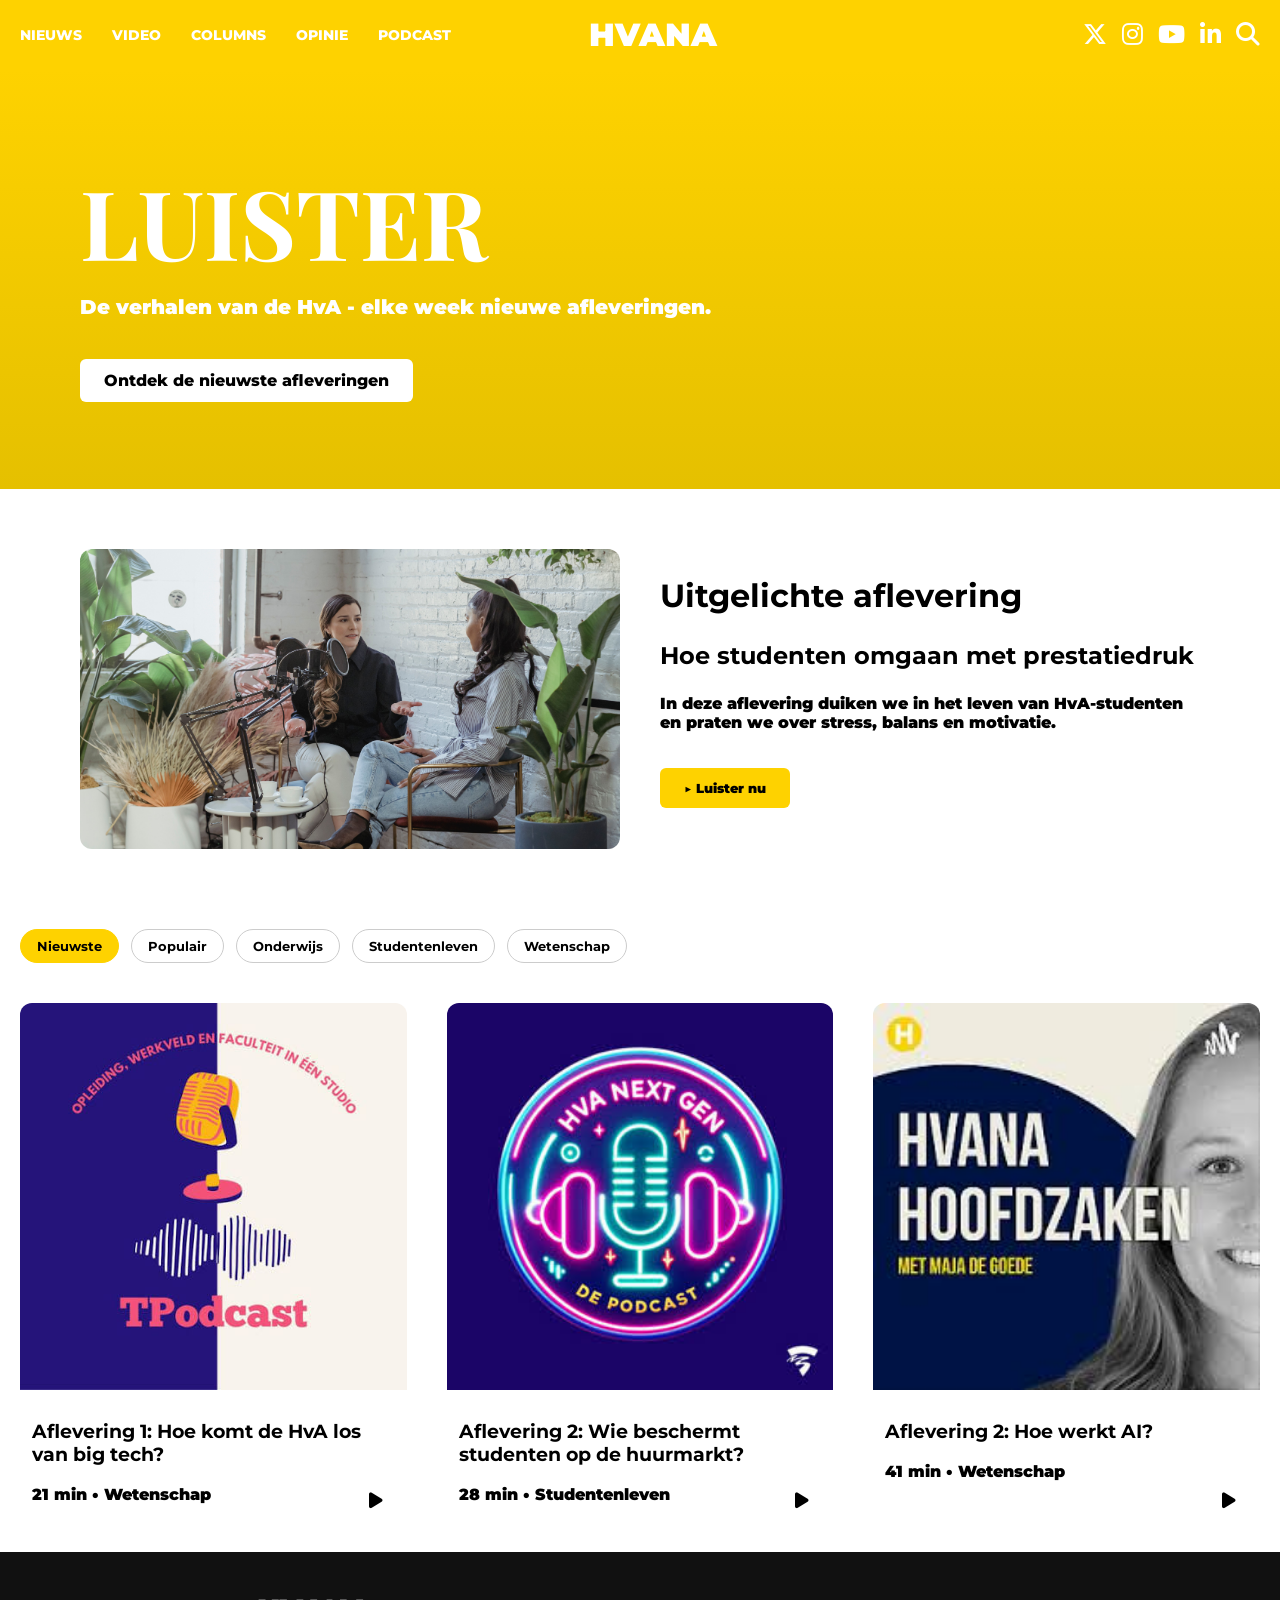
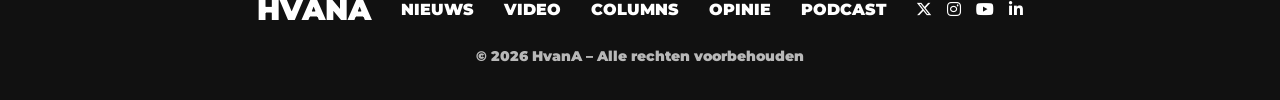
<file: index.html>
<!DOCTYPE html>
<html lang="en">
<head>
    <meta charset="UTF-8">
    <meta name="viewport" content="width=device-width, initial-scale=1.0">
    <title>Luister - HvanA</title>

    <link rel="stylesheet" href="styles/podcast.css">
    <link href='https://fonts.googleapis.com/css?family=Playfair Display' rel='stylesheet'>
    <link href='https://fonts.googleapis.com/css?family=Montserrat' rel='stylesheet'>
    <link rel="stylesheet" href="https://cdnjs.cloudflare.com/ajax/libs/font-awesome/6.5.0/css/all.min.css">

</head>
<body>
    <header class="hero">
        <nav class="mobile_menu">
            <ul>
                <li><a href="">NIEUWS</a></li>
                <li><a href="">VIDEO</a></li>
                <li><a href="">COLUMNS</a></li>
                <li><a href="">OPINIE</a></li>
                <li><a href="index.html">PODCAST</a></li>
            </ul>
        </nav>
        <div class="topsection_header">
            <button class="hamburger">
                <span></span>
                <span></span>
                <span></span>
            </button>
            <ul class="main_navbar">
                <li><a href="">NIEUWS</a></li>
                <li><a href="">VIDEO</a></li>
                <li><a href="">COLUMNS</a></li>
                <li><a href="">OPINIE</a></li>
                <li><a href="index.html">PODCAST</a></li>
            </ul>
            <nav class="hvana_logo">
                <a href="index.html">HVANA</a>
            </nav>
            <ul class="sm_navbar">
            <li><a href=""><i class="fa-brands fa-x-twitter"></i></a></li>
            <li><a href=""><i class="fa-brands fa-instagram"></i></a></li>
            <li><a href=""><i class="fa-brands fa-youtube"></i></a></li>
            <li><a href=""><i class="fa-brands fa-linkedin-in"></i></a></li>
            <li><a href=""><i class="fa-solid fa-magnifying-glass"></i></a></li>
            </ul>
        </div>

        <div class="hero-content">
          <h1>LUISTER</h1>
          <p>De verhalen van de HvA - elke week nieuwe afleveringen.</p>
          <a href="#recent" class="cta">Ontdek de nieuwste afleveringen</a>

        </div>
    </header>
    
    <section class="featured">
        <div class="featured-image"></div>

        <div class="featured-info">
            <h2>Uitgelichte aflevering</h2>
            <h3>Hoe studenten omgaan met prestatiedruk</h3>
            <p>In deze aflevering duiken we in het leven van HvA-studenten en praten we over stress, balans en motivatie.</p>
            <button class="play-btn">▶ Luister nu</button>
        </div>
    </section>

    <section class="filters">
        <button class="filter active">Nieuwste</button>
        <button class="filter">Populair</button>
        <button class="filter">Onderwijs</button>
        <button class="filter">Studentenleven</button>
        <button class="filter">Wetenschap</button>
    </section>

    <section id="recent" class="podcast-grid">
        <article class="podcast-card">
            <img src="assets/template_podcast1.jpg" alt="Podcast 1">
                <div class="info">
                    <h3>Aflevering 1: Hoe komt de HvA los van big tech?</h3>
                    <p>21 min • Wetenschap</p>
                </div>
                <div class="play-overlay"><i class="fa-solid fa-play"></i></div>
        </article>

        <article class="podcast-card">
            <img src="assets/template_podcast2.jpg" alt="Podcast 2">
                <div class="info">
                    <h3>Aflevering 2: Wie beschermt studenten op de huurmarkt?</h3>
                    <p>28 min • Studentenleven</p>
                </div>
                <div class="play-overlay"><i class="fa-solid fa-play"></i></div>
        </article>

        <article class="podcast-card">
            <img src="assets/template_podcast3.jpg" alt="Podcast 3">
                <div class="info">
                    <h3>Aflevering 2: Hoe werkt AI?</h3>
                    <p>41 min • Wetenschap</p>
                </div>
                <div class="play-overlay"><i class="fa-solid fa-play"></i></div>
        </article>
    </section>

    <footer class="hvana-footer">
        <div class="footer-content">

            <div class="footer-logo">
                <a href="">HVANA</a>
            </div>

            <ul class="footer-nav">
                <li><a href="">NIEUWS</a></li>
                <li><a href="">VIDEO</a></li>
                <li><a href="">COLUMNS</a></li>
                <li><a href="">OPINIE</a></li>
                <li><a href="">PODCAST</a></li>
            </ul>

            <ul class="footer-social">
                <li><a href=""><i class="fa-brands fa-x-twitter"></i></a></li>
                <li><a href=""><i class="fa-brands fa-instagram"></i></a></li>
                <li><a href=""><i class="fa-brands fa-youtube"></i></a></li>
                <li><a href=""><i class="fa-brands fa-linkedin-in"></i></a></li>
            </ul>
        </div>

        <div class="footer-bottom">
            <p>© 2026 HvanA – Alle rechten voorbehouden</p>
        </div>

    </footer>
</body>
  <script src="scripts/script.js"></script>
</html>
</file>
<file: styles/podcast.css>
@font-face {
  font-family: 'Montserrat';
  src: url('/fonts/Montserrat-Regular.woff2') format('woff2');
  font-weight: 400;
  font-style: normal;
  font-display: swap;
}
@font-face {
    font-family: 'Playfair Display';
    src: url('/fonts/PlayfairDisplay-Regular.woff2') format('woff2');
    font-weight: 400;
    font-style: normal;
    font-display: swap;
}


body {
    margin: 0;
    font-family: Montserrat, sans-serif;
    background-color: #fff;
    color: #000;
    padding-top: 60px;
    font-weight: 900;

    @media (min-width: 768px) {
        padding-top: 69px;
    }
}
/*===== TOP NAVBAR =====*/
.topsection_header {
    display: grid;
    grid-template-columns: 1fr;
    padding: 15px 20px;
    background-color: #FED200;
    align-items: center;
    box-sizing: border-box;
    position: fixed;
    top: 0;
    left: 0;
    width: 100%;
    z-index: 1000; /* hiermee is de nav altijd naar VOREN en wordt niet overlapt door andere content op de website */

    @media (min-width: 768px) {
        grid-template-columns: repeat(3, 1fr);
    }
}
.topsection_header.scrolled {
  background-color: #ffffff;
  transition: background-color 0.3s ease;
}
.topsection_header.scrolled a, .topsection_header.scrolled i {
  color: #FED200;
  /* text-shadow: none; */
}

.main_navbar {
    display: none;
    
    @media (min-width: 768px) {
        list-style: none;
        display: flex;
        gap: 30px;
        padding: 0;
        margin: 0;

        li a {
            color: #fff;
            text-decoration: none;
            font-size: 14px;
            font-weight: 800;
            position: relative;
            padding-bottom: 4px;
            /* text-shadow: 1px 1px #000; */
        }

        & li a:hover {
            border-bottom: 2px #fff solid;
        }
    }
}
.hvana_logo a {
    display: flex;
    justify-content: center;
    font-size: 28px;
    color: #fff;
    text-decoration: none;
    /* text-shadow: 1px 1px #000; */

    @media (min-width: 768px) {
        font-size: 32px;
    }
}
.sm_navbar {
    display: none;

    @media (min-width: 768px) {
        list-style: none;
        display: flex;
        gap: 15px;
        justify-content: flex-end;
        padding: 0;
        margin: 0;

        i {
            font-size: 24px;
            color: #fff;
            transition: color 0.2 ease;
            /* text-shadow: 1px 1px #000; */
        }
        & i:hover {
            color: #46494a;
        }
    }
}


/*===== MOBILE MENU =====*/

.hamburger {
    display: flex;
    flex-direction: column;
    gap: 5px;
    background: none;
    border: none;
    cursor: pointer;

    span {
        width: 28px;
        height: 3px;
        background-color: #fff;
        border-radius: 3px;
        transition: 0.3s;
    }

    @media (min-width: 768px) {
        display: none;
    }
}
.hamburger.active span:nth-child(1) {
  transform: translateY(8px) rotate(45deg);
}

.hamburger.active span:nth-child(2) {
  opacity: 0;
}

.hamburger.active span:nth-child(3) {
  transform: translateY(-8px) rotate(-45deg);
}
.topsection_header.scrolled .hamburger span {
  background-color: #FED200;
}

.mobile_menu {
    background-color: #FED200;
    position: fixed;
    top: 0;
    right: -100%;
    width: 70%;
    height: 100vh;
    padding: 80px 30px;
    box-shadow: -4px 0 20px rgba(0, 0, 0, 2);
    transition: right 0.3s ease;
    z-index: 1500;

    ul {
        list-style: none;
        padding: 0;
        margin: 0;
        display: flex;
        flex-direction: column;
        gap: 20px;
    }
    a {
        font-size: 20px;
        font-weight: 800;
        color: #fff;
        text-decoration: none;
    }

}
.mobile_menu.open {
    right: 0;
}

/*===== HERO CONTENT CSS =====*/

/* Volledige header */
.hero {
    background: linear-gradient(180deg, #FED200 0%, #e5c000 100%);
    height: auto;
    text-align: center;
    padding: 40px 20px;

    @media (min-width: 768px) {
        height: 420px;
        display: flex;
        flex-direction: column;
        justify-content: center;
        padding-left: 80px;
        box-sizing: border-box;
        margin: 0;
        text-align: left;
    }
}
.hero-content {
    padding: 0;
    margin: 0;

    h1 {
        font-family: 'Playfair Display', serif;
        font-size: 60px;
        color: #fff;
        /* text-shadow: 1px 1px #000; */
    }

    p {
        font-size: 18px;
        color: #fff;
        margin-top: 10px;
        /* text-shadow: 1px 1px #000; */
    }

    .cta {
        margin-top: 20px;
        display: inline-block;
        background: #fff;
        color: #000;
        padding: 12px 24px;
        border-radius: 6px;
        font-weight: 800;
        text-decoration: none;
        transition: background 0.3 ease, color 0.3 ease;
    }
    .cta:hover {
        background-color: #000;
        color: #fff;
    }
    
    @media (min-width: 768px) {
        h1 {
            font-size: 96px;
            margin: 0;
        }
        p {
            font-size: 20px;
        }
    }
}

/*===== FEATURED CSS =====*/

.featured {
    display: grid;
    grid-template-columns: 1fr;
    padding: 40px 20px;

    @media (min-width: 768px) {
     grid-template-columns: repeat(2, 1fr);
     padding: 60px 80px;
     gap: 40px;   
    }

}
.featured-image {
    background: url('../assets/pexels-george-milton-6953673.jpg');
    height: 260px;
    background-size: cover;
    background-position: center;
    border-radius: 12px;

    @media (min-width: 768px) {
        height: 300px;
    }
}
.featured-info {
    font-family: Montserrat, sans-serif;
    
    h2 {
        font-size: 32px;
    }

    h3 {
        font-size: 24px;
        margin-top: 10px;        
    }
    
    p {
        font-size: 16px;
        margin-top: 10px; 
    }

}
.play-btn {
    margin-top: 20px;
    padding: 12px 24px;
    background: #FED200;
    border: none;
    border-radius: 6px;
    font-family: Montserrat, sans-serif;
    font-weight: 900;
    cursor: pointer;    
}

/*===== FILTER CSS =====*/

.filters {
    display: flex;
    gap: 12px;
    padding: 20px;
    overflow-x: auto;
    white-space: nowrap;
}
.filter {
    padding: 8px 16px;
    border-radius: 20px;
    border: 1px solid #ccc;
    background-color: #fff;
    cursor: pointer;
    font-family: Montserrat, sans-serif;
    font-weight: 700;
    flex-shrink: 0;
    transition: all 0.3s ease;

    &:hover {
        background-color: #FED200;
        border-color: #FED200;
        color: #fff;
    }
    &.active {
        background-color: #FED200;
        border-color: #FED200;

}
}

/*===== PODCAST CSS =====*/

#recent {
    scroll-margin-top: 150px;
}
.podcast-grid {
    display: grid;
    grid-template-columns: 1fr;
    padding: 20px;
    gap: 40px;

    @media (min-width: 768px) {
        grid-template-columns: repeat(auto-fit, minmax(260px, 1fr));
    }
}

.podcast-card {
    position: relative;
    overflow: hidden;
    border-radius: 12px;
    cursor: pointer;
    transition: transform .2 ease, box-shadow .2s ease;

    &:hover {
        transform: scale(1.03);
        box-shadow: 0 8px 20px rgba(0, 0, 0, 0.15);
    }

    img {
        width: 100%;
        display: block;
    }

    & .info {
        padding: 12px;
    }
}

.play-overlay {
    position: absolute;
    bottom: 12px;
    right: 12px;
    background: #fff;
    padding: 8px 12px;
    border-radius: 50%;
    font-size: 18px;
}

/*===== FOOTER CSS =====*/

.hvana-footer {
    background-color: #111;
    color: #fff;
    padding: 30px 20px;
    text-align: center;
    
    @media (min-width: 768px) {
        padding: 40px 0 20px;
    }
}

.footer-content {
    display: flex;
    flex-direction: column;
    align-items: center;
    flex-wrap: wrap;
    gap: 20px;

    @media (min-width: 768px) {
        justify-content: center;
        flex-direction: row;
        gap: 30px;
    }
}

.footer-logo {

    a {
        font-size: 1.8rem;
        color: #fff;
        text-decoration: none;
    }
}

.footer-nav, .footer-social {
    list-style: none;
    display: flex;
    gap: 15px;
    padding: 0;
    margin: 0;
    
    a {
        color: #fff;
        text-decoration: none;
        transition: color 0.3s ease;
    }

    & a:hover {
        color: #FED200;
    }
    
}
.footer-nav {
    flex-direction: column;
    gap: 20px;

    @media (min-width: 768px) {
        flex-direction: row;
        gap: 30px;
    }   
}


.footer-bottom {
    margin-top: 20px;
    font-size: 0.9rem;
    opacity: 0.7;
}
</file>
